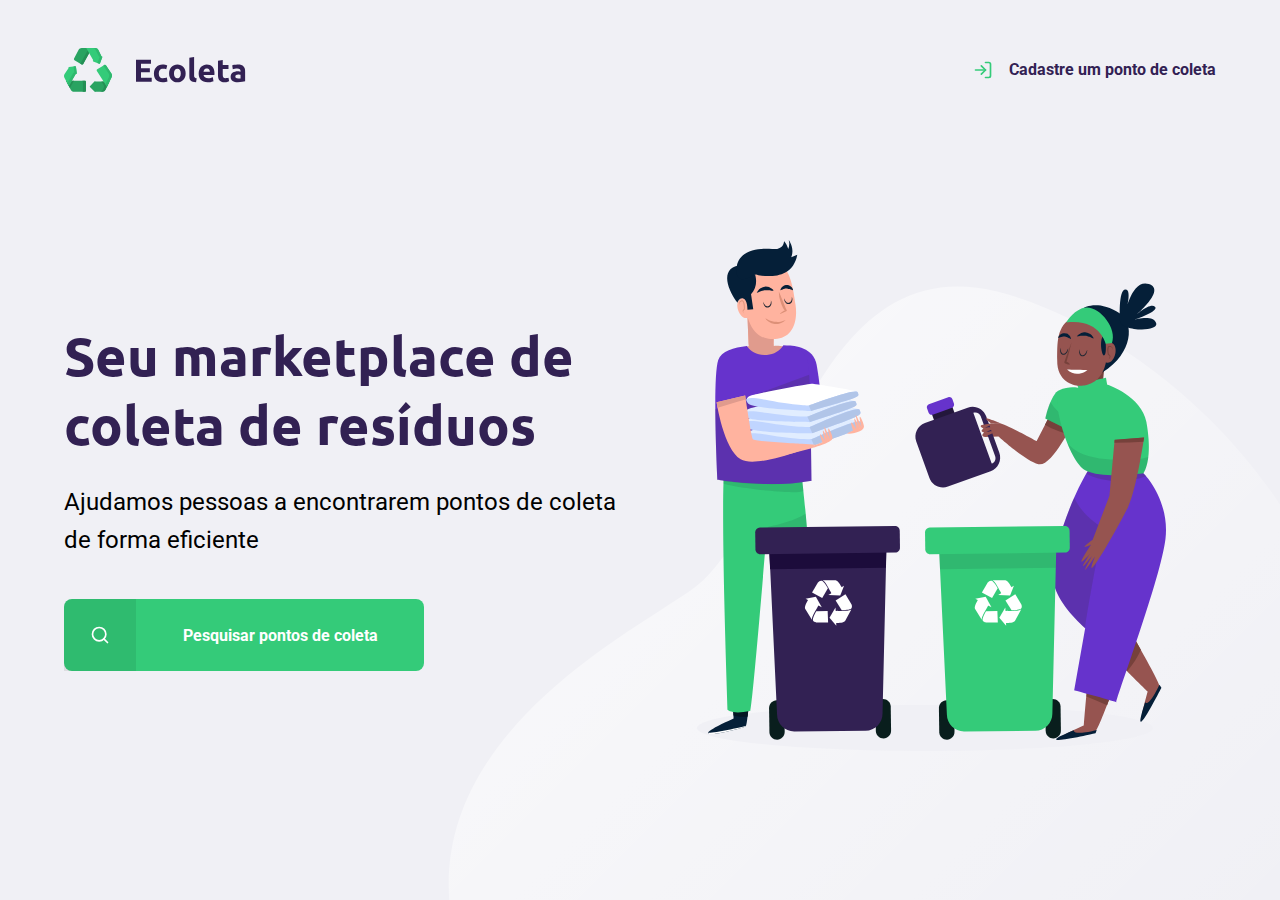
<file: index.html>
<!DOCTYPE html>
<html lang="en">
<head>
    <meta charset="UTF-8">
    <meta name="viewport" content="width=, initial-scale=1.0">

    <link href="https://fonts.googleapis.com/css2?family=Roboto&family=Ubuntu:wght@700&display=swap" rel="stylesheet">

    <link rel="stylesheet" href="/styles/main.css">
    <link rel="stylesheet" href="/styles/home.css"> 
    <link rel="stylesheet" href="/styles/modal.css"> 

    <link rel="stylesheet" href="/styles/responsive.css">
    <title>Ecoleta</title>
</head>
<body>

    <div id="page-home">
        <div class="content">

            <header>
                <img src="/assets/logo.svg" alt="Logomarca">
                <a href="/create-point.html">
                    <span></span>
                    Cadastre um ponto de coleta
                </a>
            </header>

            <main>
                <h1>Seu marketplace de coleta de resíduos</h1>
                
                <p>Ajudamos pessoas a encontrarem pontos de coleta de forma eficiente</p>

                <a href="#"><span></span><strong>Pesquisar pontos de coleta</strong></a>

            </main>

        </div>
    </div>    


    <div id="modal" class="hide">
        <div class="content">
            <div class="header">
                <h1>Pontos de Coleta</h1>
                <a href="#">Fechar</a>
            </div>
            <form action="/search-results.html">
                <label for="search">Cidade</label>
                <div class="search field">
                    <input 
                    type="text" 
                    name="search"
                    placeholder="Pesquise por cidade"
                    >
                    <button>
                        <img src="/assets/search.svg" alt="Buscar">
                    </button>
                </div>
            </form>
        </div>
    </div>

 <script src="/scripts/index.js"></script>
</body>
</html>
</file>
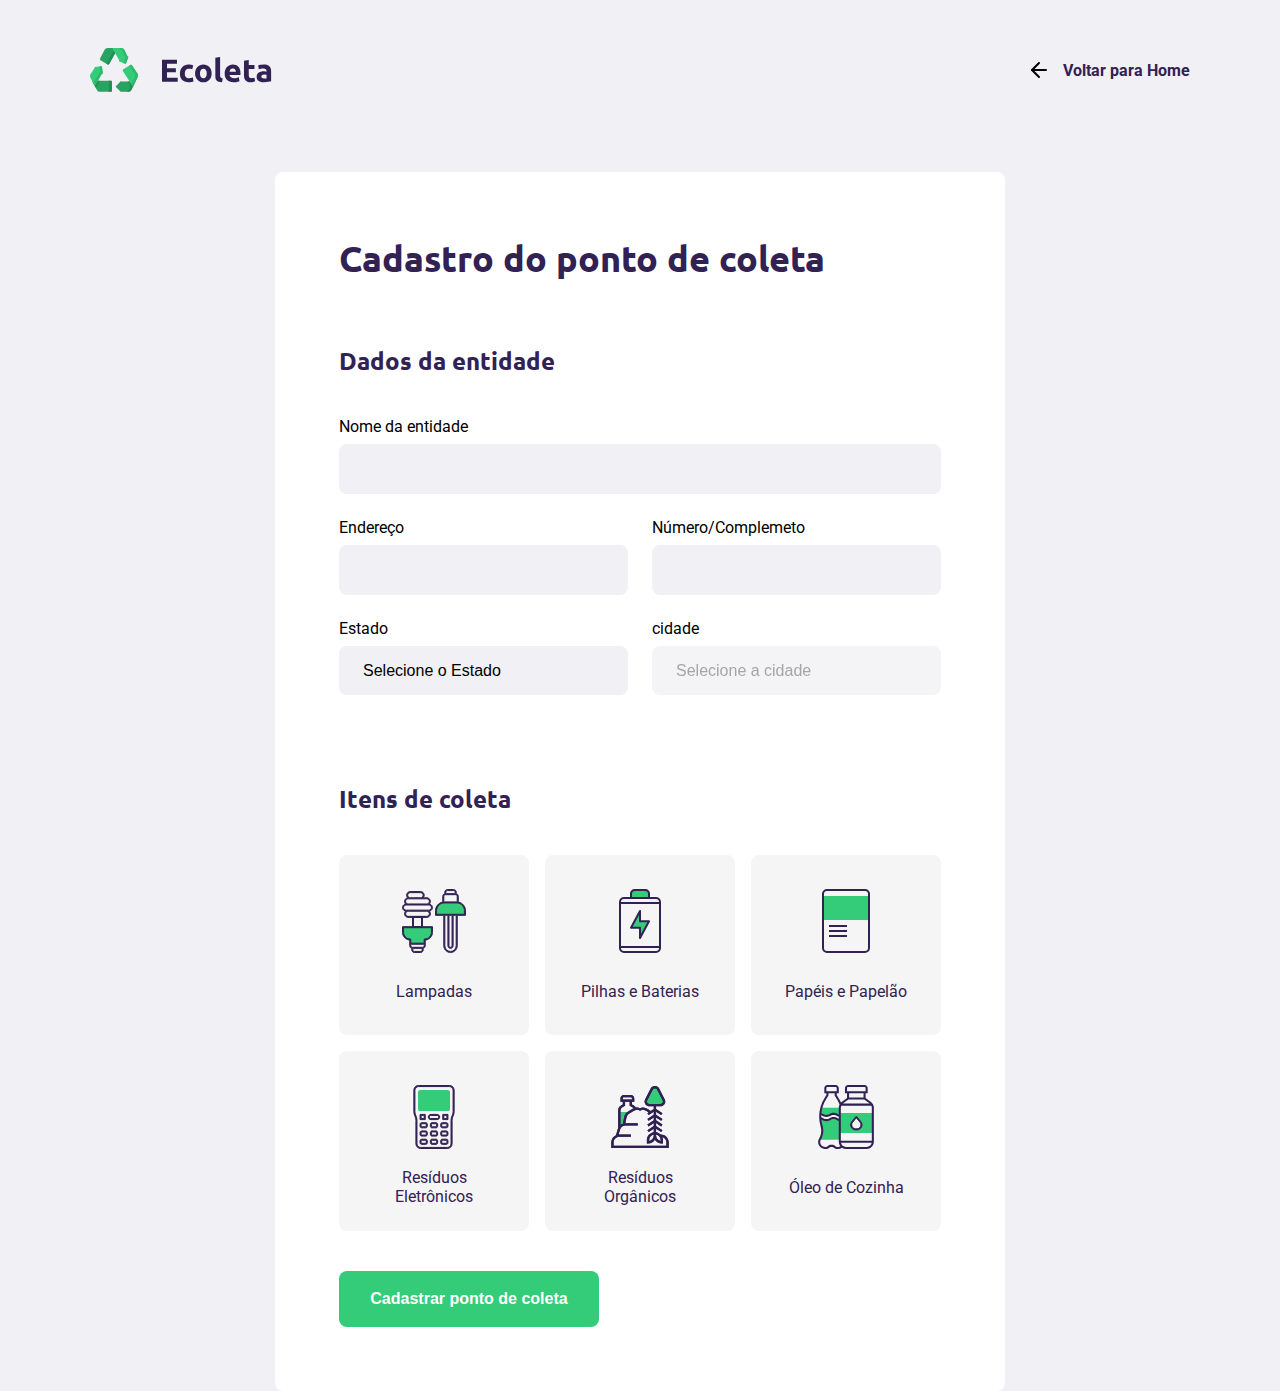
<file: create-point.html>
<!DOCTYPE html>
<html lang="en">
<head>
    <meta charset="UTF-8">
    <meta name="viewport" content="width= ,initial-scale=1.0">

    <link href="https://fonts.googleapis.com/css2?family=Roboto&family=Ubuntu:wght@700&display=swap" rel="stylesheet">

    <link rel="stylesheet" href="/styles/main.css">
    <link rel="stylesheet" href="/styles/create-point.css">
  
    <link rel="stylesheet" href="/styles/responsive.css">
    <title>Criar um ponto de coleta</title>
</head>
<body>

    <div id="page-create-point">

            <header>
                <img src="/assets/logo.svg" alt="Logomarca">
                <a href="/">
                    <span></span>
                    Voltar para Home
                </a>
            </header>

            <form action="">
                <h1>Cadastro do ponto de coleta</h1>

                <fieldset>
                    <legend>
                        <h2>Dados da entidade</h2>
                    </legend>

                    <div class="field">
                        <label for="name">Nome da entidade</label>
                        <input type="text" name="name" required>
                    </div>

                    <div class="field-group">
                        <div class="field">
                            <label for="address">Endereço</label>
                            <input type="text" name="address" required>
                        </div>
                        <div class="field">
                            <label for="address2">Número/Complemeto</label>
                            <input type="text" name="address2" required>
                        </div>
                    </div>

                    <div class="field-group">
                        <div class="field">
                            <label for="state">Estado</label>
                            <select name="uf" required>
                                <option value="">Selecione o Estado</option>
                            </select>

                            <input type="hidden" name="state">
                        </div>

                        <div class="field">
                            <label for="dity">cidade</label>
                            <select name="city" disabled required>
                                <option value="">Selecione a cidade</option>
                            </select>
                        </div>
                    </div>
                </fieldset>


                 <fieldset>
                    <legend>
                        <h2>Itens de coleta</h2>
                    </legend>

                    <div class="items-grid">
                        <li data-id="1">
                            <img src="/assets/lampadas.svg" alt="Lampadas">
                            <span>Lampadas</span>
                        </li>

                        <li data-id="2">
                            <img src="/assets/baterias.svg" alt="Pilhas e Baterias">
                            <span>Pilhas e Baterias</span>
                        </li>

                        <li data-id="3">
                            <img src="/assets/papeis-papelao.svg" alt="Papéis e Papelão">
                            <span>Papéis e Papelão</span>
                        </li>

                        <li data-id="4">
                            <img src="/assets/eletronicos.svg" alt="Resíduos Eletrônicos">
                            <span>Resíduos Eletrônicos</span>
                        </li>

                        <li data-id="5">
                            <img src="/assets/organicos.svg" alt="Resíduos Orgânicos">
                            <span>Resíduos Orgânicos</span>
                        </li>

                        <li data-id="6">
                            <img src="/assets/oleo.svg" alt="Óleo de Cozinha">
                            <span>Óleo de Cozinha</span>
                        </li>
                         
                    </div>
                    <input type="hidden" name="items">

                </fieldset>

                <button type="submit">Cadastrar ponto de coleta</button>

            </form>
    </div>  
<script src="/scripts/create-point.js"></script>
</body>
</html>
</file>
<file: styles/main.css>
:root {
    --title-color: #322153;
    --primary-color: #34cb79;
}

* {
    margin: 0;
    padding: 0;
    box-sizing: border-box;
}

html{
    font-family: Roboto, sans-serif;
}

body {
    background: #f0f0f5;
    -webkit-font-smoothing: antialiased;
}

h1, h2,h3, h4, h5, h6 {
    font-family: Ubuntu, sans-serif;
    color: var(--title-color);
}

a {
    text-decoration: none;
}
</file>
<file: styles/home.css>
#page-home {
    height: 100vh;
    
    background: url('../assets/home-background.svg') no-repeat;
    background-position: 35vw bottom;
}

#page-home .content {
    width: 90%;
    max-width: 1100;
    height: 100%;

    margin: 0 auto;
    display: flex;
    flex-direction: column;
}

#page-home header{
    margin-top: 48px;

    display: flex;
    align-items: center;
    justify-content: space-between;

}

#page-home header a {
    display: flex;

    color: var(--title-color);
    font-weight: 700;
    text-decoration: none;
}

#page-home header a span {
    margin-right: 16px;
    display: flex;
    
    background-image: url('../assets/log-in.svg');

    width: 20px;
    height: 20px;
}

#page-home main{
    max-width: 560px;

    flex: 1;

    display: flex;
    flex-direction: column;
    justify-content: center;
    
}

#page-home main h1 {
    font-size: 54px;
    color: var(--title-color);
}

#page-home main p {
    font-size: 24px;
    line-height: 38px;
    margin-top: 24px;
}

#page-home main a {
    width: 100%;
    max-width: 360px;
    height: 72px;

    border-radius: 8px;

    display: flex;
    align-items: center;

    margin-top: 40px;

    background: var(--primary-color);

    transition: 400ms;

    
}

#page-home main a:hover {
    background-color: #2fb86e;
}

#page-home main a span {
    width: 72px;
    height: 72px;

    border-top-left-radius: 8px;
    border-top-left-radius: 8px; 

    background-color: rgba(0, 0, 0, 0.08);

    display: flex;
    align-items: center;
    justify-content: center;
}

#page-home main a span::after {
    content: '';
    background-image: url(../assets/search.svg);

    width: 20px;
    height: 20px;
}

#page-home main a strong{
    flex: 1;
    color: white;

    text-align: center;
}
</file>
<file: styles/modal.css>
#modal {
    background-color: #0E0A14ef;
    height: 100vh;
    width: 100vw;

    position: fixed;
    top: 0;

    display: flex;
    justify-content: center;
    align-items: center;

    transition: 400ms;
}

#modal.hide {
    display: none;
}

#modal .content {
    color: white;

    width: 420px;
}

#modal .header {
    display: flex;
    align-items: center;
    justify-content: space-between;

    margin-bottom: 48px;
}

#modal .header a {
    background-image: url("../assets/x.svg");

    width: 20px;
    height: 20px;

    display: flex;

    font-size: 0.01px;
}

#modal .header h1 {
    color: white;

    font-size: 36px;
    line-height: 42px;
}

#modal form label {
    font-size: 22px;
    line-height: 16px;

    display: block;
    margin-bottom: 8px;
}

#modal form .field {
    display: flex;
}

#modal form input {
    flex: 1;

    background-color: #f0f0f5;

    border-radius: 8px 0 0 8px;
    border: 0;

    padding: 16px 24px;

    font-size: 18px;
    color: #6c6c80;
}

#modal form button {
    width: 72px;
    height: 72px;

    background-color: var(--primary-color);

    border: 0;
    border-radius: 0 8px 8px 0;
}

#modal form button:hover {
    background-color: #2fb85e;
}
</file>
<file: styles/responsive.css>
@media (max-width: 900px) {
    #page-home{
        background-position-x: 70vh;
    }

    #page-home .content{
        align-items: center;
        text-align: center;
    }

    #page-home header a {
        position: absolute;
        bottom: 48px;

        left: 50%;
        transform: translateX(-50%);
    }

    #page-home main {
        align-items: center;
    }

    #page-search-results .cards {
        grid-template-columns: 1fr;
    }

    #page-search-results .cards img {
        height: 200;
    }
}

@media (min-width: 1700px) {
    #page-home {
        background-position-x: 40vw;
    }
}

@media (max-height: 760px) {
    #page-home {
        background-position-y: 200px;
    }
}
</file>
<file: styles/create-point.css>
#page-create-point {
    width: 90%;
    max-width: 1100px;

    margin: 0 auto;
}

#page-create-point header {
    margin-top: 48px;

    display: flex;
    justify-content: space-between;
    align-items: center;
}

#page-create-point header a {
    color: var(--title-color);
    font-weight: bold;

    display: flex;
    align-items: center;
}

#page-create-point header a span {
    margin-right: 16px;
    background-image: url('../assets/arrow-left.svg');

    display: flex;

    width: 20px;
    height: 24px;
}

form {
    background-color: white;

    /* alinhamento da caixa (pelo lado de fora da caixa) */
    margin: 0 auto;

    margin-top: 80px;
    padding: 64px;

    border-radius: 8px;

    max-width: 730px; 
}

form h1 {
    font-size: 36px;
}

form fieldset {
    margin-top: 64px;

    border: 0;
}

form legend {
    margin-bottom: 40px;
}

form legend h2 {
    font-size: 24px;
}

form .field {
    flex: 1;
    display: flex;
    flex-direction: column;

    margin-bottom: 24px;
}
 
form .field-group {
    display: flex;
}

form input,
form select {
    background-color: #f0f0f5;

    border: 0;
    padding: 16px 24px;
    font-size: 16px;

    border-radius: 8px;

    outline: none;
}

form select {
    -webkit-appearance: none;
    -moz-appearance: none;
    appearance: none;
}

form label {
    font-size: 14;
    margin-bottom: 8px;
}

form .field-group .field + .field {
    margin-left: 24px;
}

form button {
    width: 260px;
    height: 56px;

    background-color: var(--primary-color);
    border-radius: 8px;

    color: white;
    font-weight: bold;
    font-size: 16px;

    border: 0;

    margin-top: 40px;

    transition: background-color 400ms;
}

form button:hover {
    background-color: #2fb86e;
}

.items-grid {
    display: grid;
    grid-template-columns: 1fr 1fr 1fr;
    gap: 16px;


}

.items-grid li {
    background-color: #f5f5f5;
    list-style: none;
    

    border: 2px solid  #f5f5f5;
    height: 180px;
    border-radius: 8px;

    padding: 32px 24px 16px;

    display: flex;
    flex-direction: column;
    align-items: center;
    justify-content: space-between;

    text-align: center;

    cursor: pointer;
}

.items-grid li span {
    margin-top: 12px;
    flex: 1;

    display: flex;
    align-items: center;

    color: var(--title-color);
}

.items-grid li.selected {
    background: #e1faec;
    border: 2px solid #34cb79;
}

.items-grid li img,
.items-grid li span {
    pointer-events: none;
}
</file>
